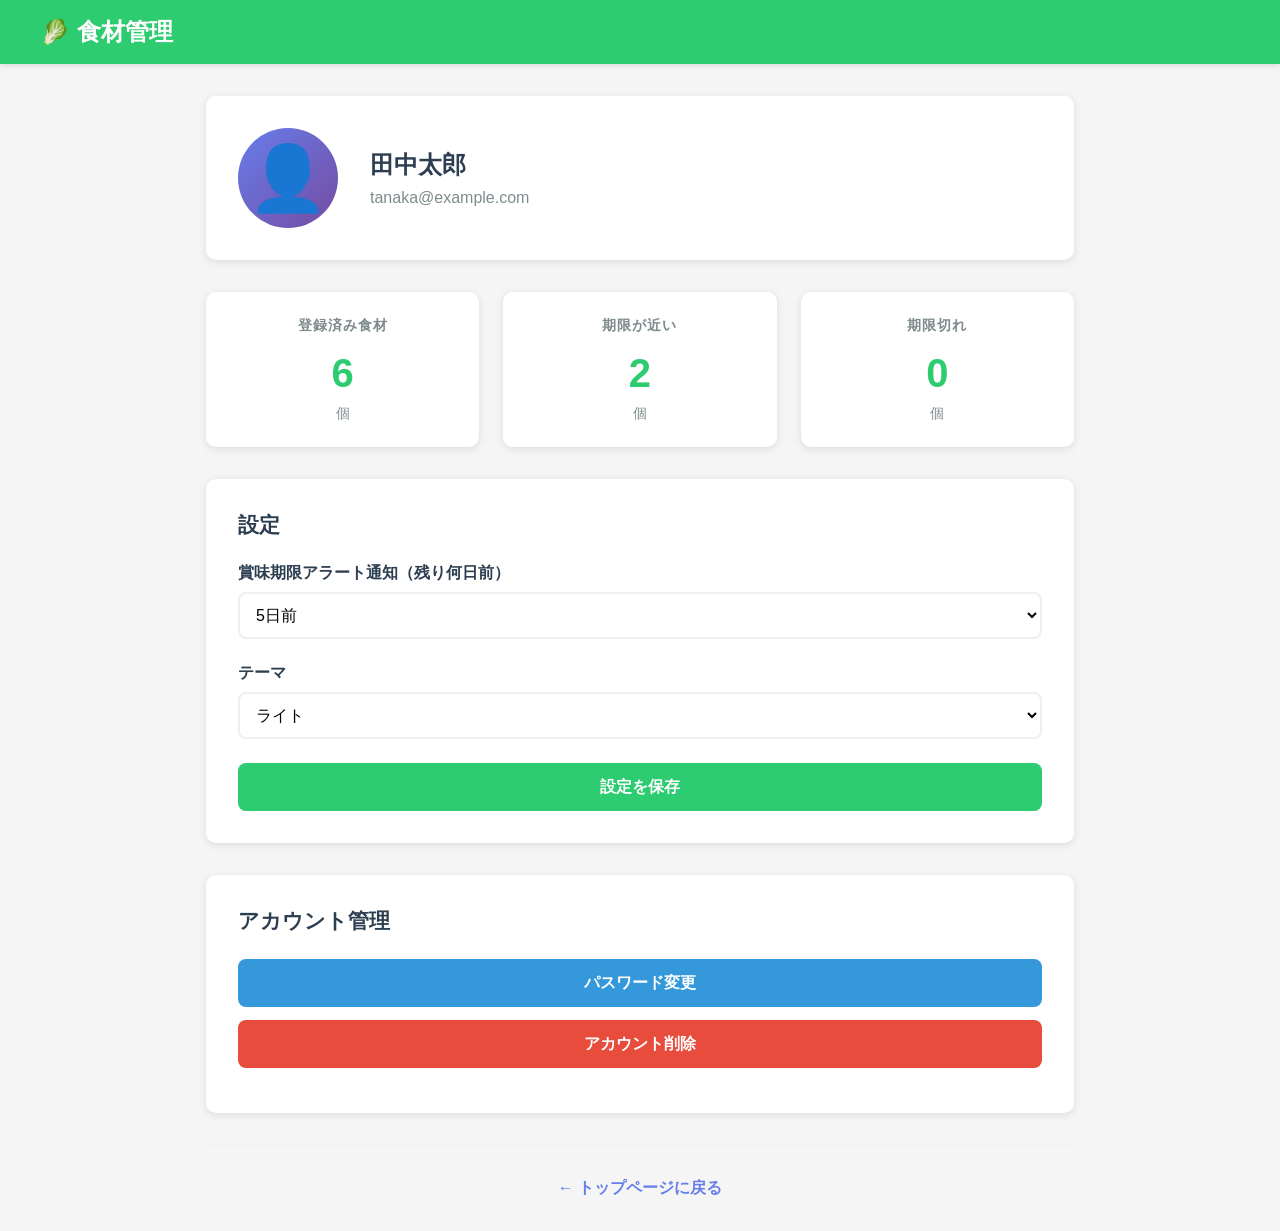
<file: mypage.html>
﻿<!DOCTYPE html>
<html lang="ja">
<head>
    <meta charset="UTF-8">
    <meta name="viewport" content="width=device-width, initial-scale=1.0">
    <title>マイページ - 食材管理アプリ</title>
    <link rel="stylesheet" href="css/mypage-styles.css">
</head>
<body>
    <!-- ナビゲーションバー -->
    <nav class="navbar">
        <div class="navbar-container">
            <h1 class="logo">🥬 食材管理</h1>
        </div>
    </nav>

    <!-- メインコンテンツ -->
    <main class="container mypage-container">
        <section class="profile-section">
            <div class="profile-header">
                <div class="profile-avatar">👤</div>
                <div class="profile-info">
                    <h2 id="userName">ユーザー名</h2>
                    <p id="userEmail">user@example.com</p>
                </div>
            </div>
        </section>

        <!-- 統計情報 -->
        <section class="stats-section">
            <div class="stat-card">
                <h3>登録済み食材</h3>
                <p class="stat-number" id="totalIngredients">6</p>
                <span class="stat-label">個</span>
            </div>
            <div class="stat-card">
                <h3>期限が近い</h3>
                <p class="stat-number" id="warningIngredients">2</p>
                <span class="stat-label">個</span>
            </div>
            <div class="stat-card">
                <h3>期限切れ</h3>
                <p class="stat-number" id="expiredIngredients">0</p>
                <span class="stat-label">個</span>
            </div>
        </section>

        <!-- 設定セクション -->
        <section class="settings-section">
            <h3>設定</h3>
            
            <div class="setting-item">
                <label for="notificationDays">賞味期限アラート通知（残り何日前）</label>
                <select id="notificationDays" class="setting-select">
                    <option value="3">3日前</option>
                    <option value="5" selected>5日前</option>
                    <option value="7">7日前</option>
                    <option value="10">10日前</option>
                </select>
            </div>

            <div class="setting-item">
                <label for="theme">テーマ</label>
                <select id="theme" class="setting-select">
                    <option value="light" selected>ライト</option>
                    <option value="dark">ダーク</option>
                </select>
            </div>

            <button class="btn-save" id="saveSetting">設定を保存</button>
        </section>

        <!-- アカウント管理 -->
        <section class="account-section">
            <h3>アカウント管理</h3>
            
            <button class="btn-secondary" id="changePasswordBtn">パスワード変更</button>
            <button class="btn-danger" id="deleteAccountBtn">アカウント削除</button>
        </section>

        <!-- トップページへ戻る -->
        <div class="footer-link">
            <a href="index.html">← トップページに戻る</a>
        </div>
    </main>

    <script src="https://code.jquery.com/jquery-3.6.0.min.js"></script>
    <script src="js/toast.js"></script>
    <script src="js/loading.js"></script>
    <script src="js/mypage.js"></script>
</body>
</html>
</file>
<file: css/mypage-styles.css>
﻿* {
    margin: 0;
    padding: 0;
    box-sizing: border-box;
}

body {
    font-family: 'Segoe UI', Tahoma, Geneva, Verdana, sans-serif;
    background-color: #f5f5f5;
    color: #333;
}

/* ナビゲーションバー */
.navbar {
    background-color: #2ecc71;
    padding: 1rem;
    box-shadow: 0 2px 5px rgba(0, 0, 0, 0.1);
    position: sticky;
    top: 0;
    z-index: 100;
}

.navbar-container {
    display: flex;
    justify-content: space-between;
    align-items: center;
    max-width: 1200px;
    margin: 0 auto;
}

.logo {
    font-size: 1.5rem;
    color: white;
}

/* メインコンテンツ */
.container {
    max-width: 1200px;
    margin: 0 auto;
    padding: 2rem 1rem;
}

.mypage-container {
    max-width: 900px;
}

/* プロフィールセクション */
.profile-section {
    background: white;
    padding: 2rem;
    border-radius: 10px;
    box-shadow: 0 2px 8px rgba(0, 0, 0, 0.1);
    margin-bottom: 2rem;
}

.profile-header {
    display: flex;
    align-items: center;
    gap: 2rem;
}

.profile-avatar {
    font-size: 4rem;
    background: linear-gradient(135deg, #667eea 0%, #764ba2 100%);
    width: 100px;
    height: 100px;
    border-radius: 50%;
    display: flex;
    justify-content: center;
    align-items: center;
}

.profile-info h2 {
    color: #2c3e50;
    margin-bottom: 0.5rem;
}

.profile-info p {
    color: #7f8c8d;
}

/* 統計情報 */
.stats-section {
    display: grid;
    grid-template-columns: repeat(auto-fit, minmax(250px, 1fr));
    gap: 1.5rem;
    margin-bottom: 2rem;
}

.stat-card {
    background: white;
    padding: 1.5rem;
    border-radius: 10px;
    box-shadow: 0 2px 8px rgba(0, 0, 0, 0.1);
    text-align: center;
}

.stat-card h3 {
    color: #7f8c8d;
    font-size: 0.9rem;
    margin-bottom: 1rem;
    text-transform: uppercase;
    letter-spacing: 1px;
}

.stat-number {
    font-size: 2.5rem;
    font-weight: bold;
    color: #2ecc71;
    margin-bottom: 0.5rem;
}

.stat-label {
    color: #7f8c8d;
    font-size: 0.9rem;
}

/* 設定セクション */
.settings-section,
.account-section {
    background: white;
    padding: 2rem;
    border-radius: 10px;
    box-shadow: 0 2px 8px rgba(0, 0, 0, 0.1);
    margin-bottom: 2rem;
}

.settings-section h3,
.account-section h3 {
    color: #2c3e50;
    margin-bottom: 1.5rem;
    font-size: 1.3rem;
}

.setting-item {
    display: flex;
    flex-direction: column;
    gap: 0.5rem;
    margin-bottom: 1.5rem;
}

.setting-item label {
    color: #2c3e50;
    font-weight: 600;
}

.setting-select {
    padding: 0.75rem;
    border: 2px solid #ecf0f1;
    border-radius: 8px;
    font-size: 1rem;
    background-color: white;
    cursor: pointer;
    transition: border-color 0.3s;
}

.setting-select:focus {
    outline: none;
    border-color: #667eea;
}

.btn-save {
    width: 100%;
    padding: 0.85rem;
    background-color: #2ecc71;
    color: white;
    border: none;
    border-radius: 8px;
    font-size: 1rem;
    font-weight: 600;
    cursor: pointer;
    transition: all 0.3s;
}

.btn-save:hover {
    background-color: #27ae60;
    transform: translateY(-2px);
}

.btn-save:active {
    transform: translateY(0);
}

/* アカウント管理ボタン */
.btn-secondary,
.btn-danger {
    width: 100%;
    padding: 0.85rem;
    border: none;
    border-radius: 8px;
    font-size: 1rem;
    font-weight: 600;
    cursor: pointer;
    transition: all 0.3s;
    margin-bottom: 0.8rem;
}

.btn-secondary {
    background-color: #3498db;
    color: white;
}

.btn-secondary:hover {
    background-color: #2980b9;
    transform: translateY(-2px);
}

.btn-secondary:active {
    transform: translateY(0);
}

.btn-danger {
    background-color: #e74c3c;
    color: white;
}

.btn-danger:hover {
    background-color: #c0392b;
    transform: translateY(-2px);
}

.btn-danger:active {
    transform: translateY(0);
}

/* フッターリンク */
.footer-link {
    text-align: center;
    margin-top: 2rem;
    padding-top: 2rem;
    border-top: 1px solid #ecf0f1;
}

.footer-link a {
    color: #667eea;
    text-decoration: none;
    font-weight: 600;
    transition: color 0.3s;
}

.footer-link a:hover {
    color: #764ba2;
}

/* レスポンシブ */
@media (max-width: 768px) {
    .profile-header {
        flex-direction: column;
        text-align: center;
    }

    .profile-avatar {
        width: 80px;
        height: 80px;
        font-size: 3rem;
    }

    .stats-section {
        grid-template-columns: 1fr;
    }
}

@media (max-width: 480px) {
    .logo {
        font-size: 1.2rem;
    }

    .container {
        padding: 1rem 0.5rem;
    }

    .settings-section,
    .account-section,
    .profile-section {
        padding: 1rem;
    }
}
</file>
